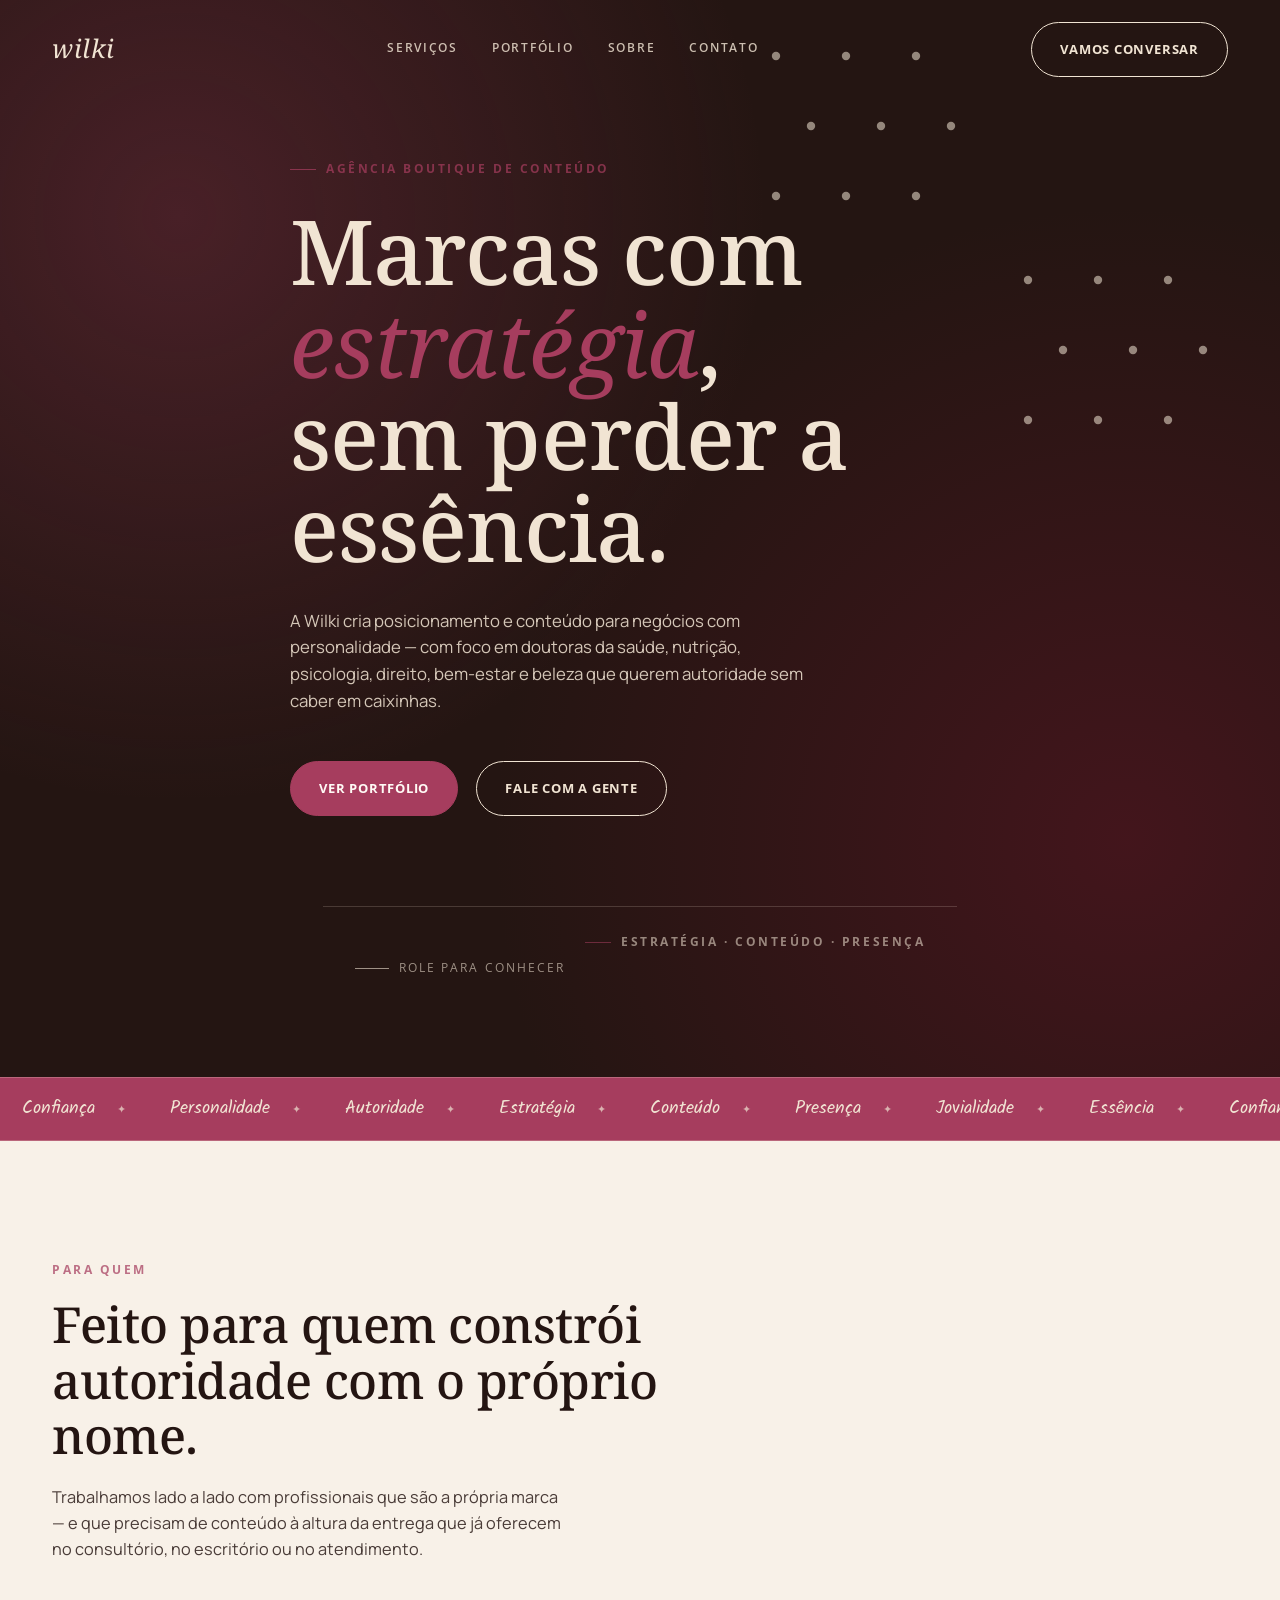
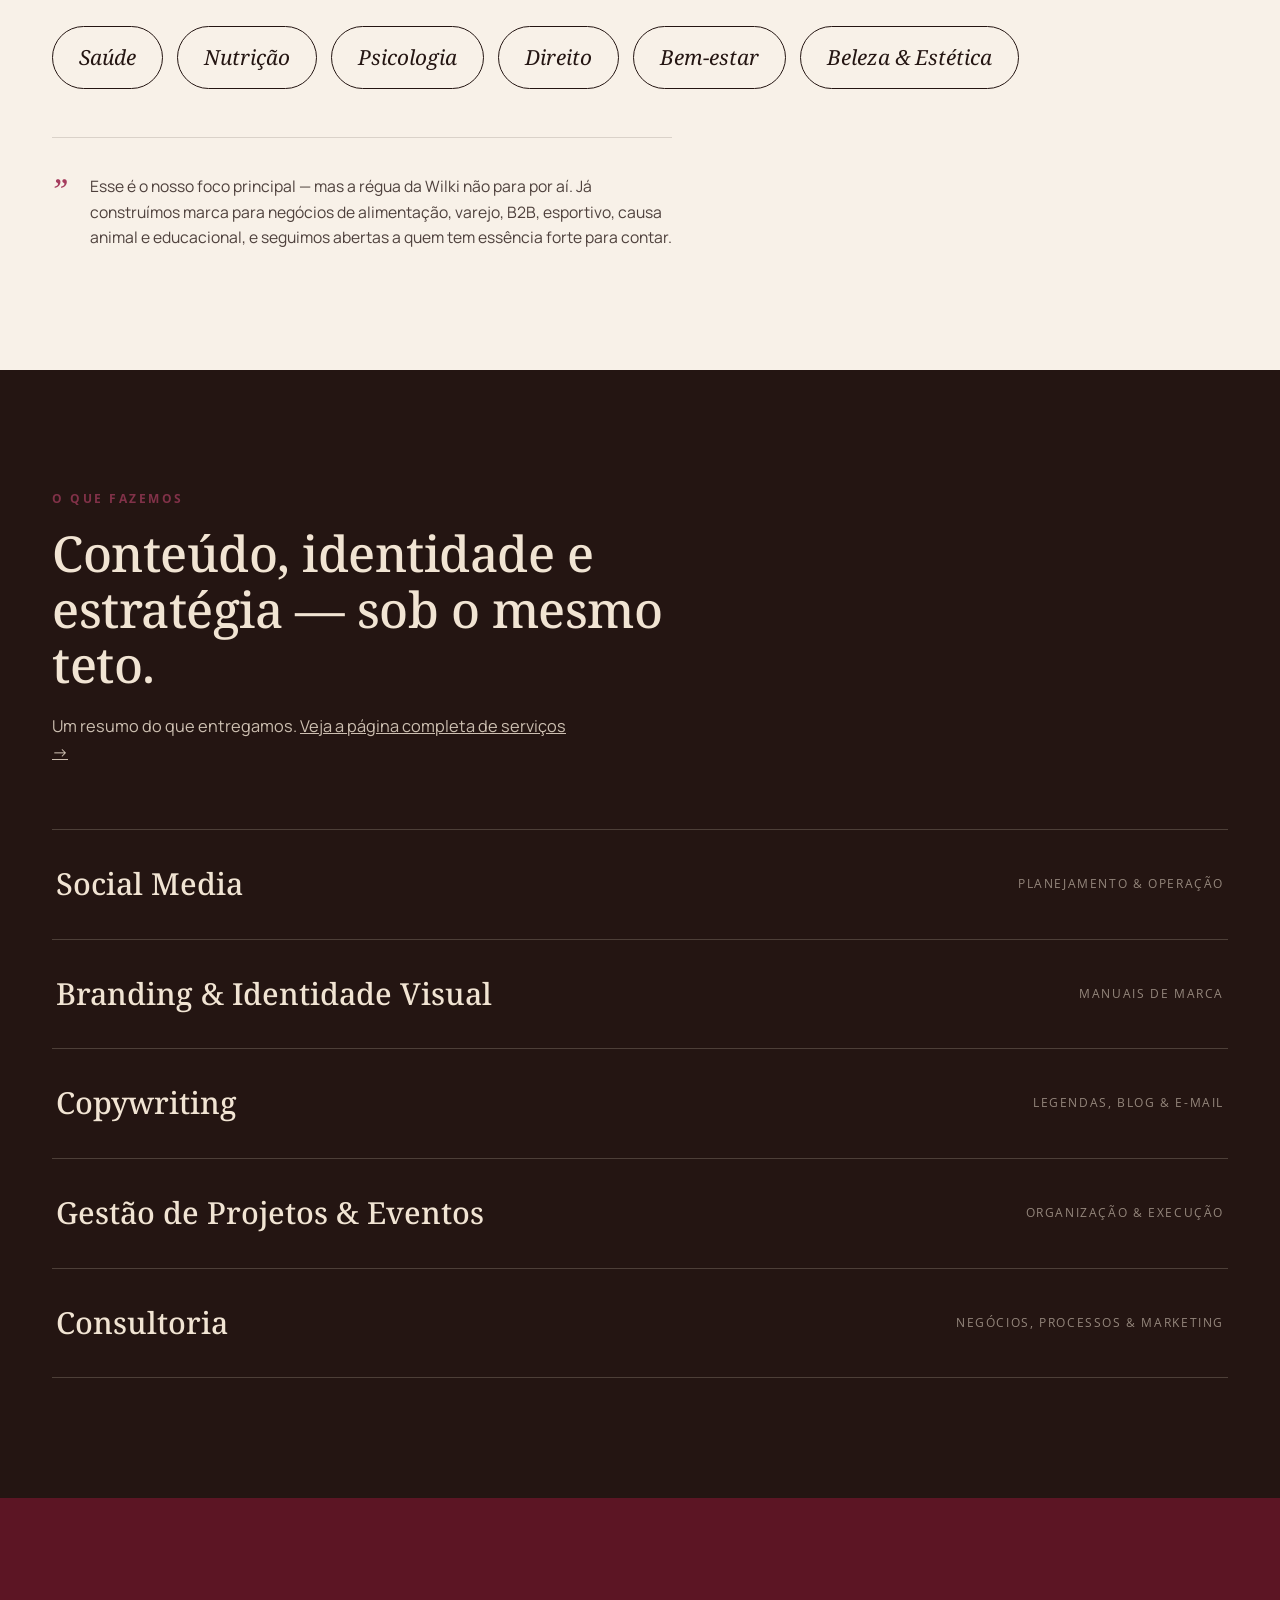
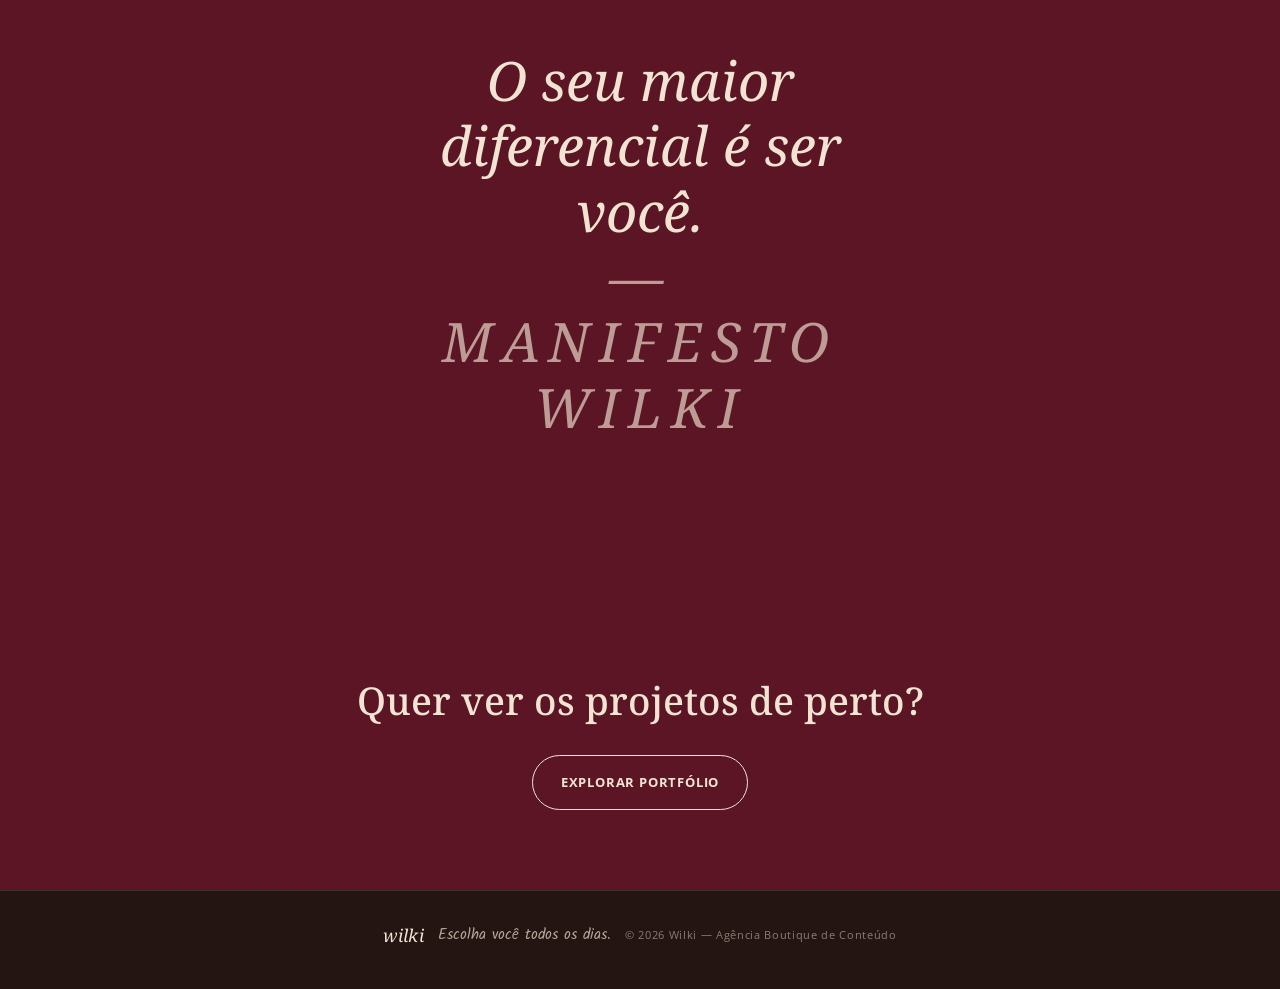
<file: index.html>
<!DOCTYPE html>
<html lang="pt-BR">
<head>
<meta charset="UTF-8">
<meta name="viewport" content="width=device-width, initial-scale=1.0">
<title>Wilki — Agência Boutique de Conteúdo</title>
<link rel="preconnect" href="https://fonts.googleapis.com">
<link rel="preconnect" href="https://fonts.gstatic.com" crossorigin>
<link href="https://fonts.googleapis.com/css2?family=Noto+Serif:ital,wght@0,400;0,500;0,600;0,700;1,400;1,500&family=Manrope:wght@400;500;600;700;800&family=Kalam:wght@400;700&family=Open+Sans:wght@400;600;700&display=swap" rel="stylesheet">
<link rel="stylesheet" href="styles.css">
</head>
<body>

<header id="siteHeader">
  <div class="wrap navbar">
    <a href="index.html" class="logo">wilki</a>
    <nav class="navlinks">
      <a href="servicos.html">Serviços</a>
      <a href="portfolio.html">Portfólio</a>
      <a href="sobre.html">Sobre</a>
      <a href="contato.html">Contato</a>
    </nav>
    <a href="contato.html" class="btn btn-ghost nav-cta">Vamos conversar</a>
  </div>
</header>

<section class="hero" id="top">
  <svg class="chess-dots" viewBox="0 0 400 400" xmlns="http://www.w3.org/2000/svg">
    <g fill="#f1e4d3">
      <circle cx="40" cy="40" r="3"/><circle cx="90" cy="40" r="3"/><circle cx="140" cy="40" r="3"/>
      <circle cx="65" cy="90" r="3"/><circle cx="115" cy="90" r="3"/><circle cx="165" cy="90" r="3"/>
      <circle cx="40" cy="140" r="3"/><circle cx="90" cy="140" r="3"/><circle cx="140" cy="140" r="3"/>
      <circle cx="220" cy="200" r="3"/><circle cx="270" cy="200" r="3"/><circle cx="320" cy="200" r="3"/>
      <circle cx="245" cy="250" r="3"/><circle cx="295" cy="250" r="3"/><circle cx="345" cy="250" r="3"/>
      <circle cx="220" cy="300" r="3"/><circle cx="270" cy="300" r="3"/><circle cx="320" cy="300" r="3"/>
    </g>
  </svg>
  <div class="wrap hero-inner">
    <p class="eyebrow">Agência boutique de conteúdo</p>
    <h1 class="display">Marcas com <em>estratégia</em>,<br>sem perder a essência.</h1>
    <p class="hero-sub">A Wilki cria posicionamento e conteúdo para negócios com personalidade — com foco em doutoras da saúde, nutrição, psicologia, direito, bem-estar e beleza que querem autoridade sem caber em caixinhas.</p>
    <div class="hero-ctas">
      <a href="portfolio.html" class="btn btn-solid">Ver portfólio</a>
      <a href="contato.html" class="btn btn-ghost">Fale com a gente</a>
    </div>
  </div>
  <div class="wrap hero-foot">
    <span class="scroll-cue"><span class="line"></span> role para conhecer</span>
    <span class="eyebrow" style="color:var(--cream);opacity:.55;">Estratégia · Conteúdo · Presença</span>
  </div>
</section>

<div class="marquee" aria-hidden="true">
  <div class="marquee-track">
    <span>Confiança</span><span>Personalidade</span><span>Autoridade</span><span>Estratégia</span><span>Conteúdo</span><span>Presença</span><span>Jovialidade</span><span>Essência</span>
    <span>Confiança</span><span>Personalidade</span><span>Autoridade</span><span>Estratégia</span><span>Conteúdo</span><span>Presença</span><span>Jovialidade</span><span>Essência</span>
  </div>
</div>

<section class="audience" id="doutoras">
  <div class="wrap">
    <div class="section-head" data-reveal>
      <p class="eyebrow">Para quem</p>
      <h2 class="h-serif">Feito para quem constrói autoridade com o próprio nome.</h2>
      <p class="lede">Trabalhamos lado a lado com profissionais que são a própria marca — e que precisam de conteúdo à altura da entrega que já oferecem no consultório, no escritório ou no atendimento.</p>
    </div>
    <div class="tags" data-reveal>
      <span class="tag">Saúde</span>
      <span class="tag">Nutrição</span>
      <span class="tag">Psicologia</span>
      <span class="tag">Direito</span>
      <span class="tag">Bem-estar</span>
      <span class="tag">Beleza & Estética</span>
    </div>
    <div class="audience-note" data-reveal>
      <span class="mark">”</span>
      <p>Esse é o nosso foco principal — mas a régua da Wilki não para por aí. Já construímos marca para negócios de alimentação, varejo, B2B, esportivo, causa animal e educacional, e seguimos abertas a quem tem essência forte para contar.</p>
    </div>
  </div>
</section>

<section class="services" id="servicos">
  <div class="wrap">
    <div class="section-head" data-reveal>
      <p class="eyebrow" style="color:var(--rose);">O que fazemos</p>
      <h2 class="h-serif">Conteúdo, identidade e estratégia — sob o mesmo teto.</h2>
      <p class="lede">Um resumo do que entregamos. <a href="servicos.html" style="text-decoration:underline;">Veja a página completa de serviços →</a></p>
    </div>
    <div class="service-list" data-reveal>
      <div class="service-row"><span class="service-name">Social Media</span><span class="service-tag">Planejamento & operação</span></div>
      <div class="service-row"><span class="service-name">Branding & Identidade Visual</span><span class="service-tag">Manuais de marca</span></div>
      <div class="service-row"><span class="service-name">Copywriting</span><span class="service-tag">Legendas, blog & e-mail</span></div>
      <div class="service-row"><span class="service-name">Gestão de Projetos & Eventos</span><span class="service-tag">Organização & execução</span></div>
      <div class="service-row"><span class="service-name">Consultoria</span><span class="service-tag">Negócios, processos & marketing</span></div>
    </div>
  </div>
</section>

<section class="quote-section">
  <div class="wrap">
    <p data-reveal>O seu maior diferencial é ser você.</p>
    <p class="quote-attr">— manifesto Wilki</p>
  </div>
</section>

<section class="mini-cta">
  <div class="wrap">
    <h3>Quer ver os projetos de perto?</h3>
    <a href="portfolio.html" class="btn btn-ghost">Explorar portfólio</a>
  </div>
</section>

<footer>
  <div class="wrap" style="display:flex;justify-content:space-between;align-items:center;flex-wrap:wrap;gap:14px;">
    <span class="logo">wilki</span>
    <span class="tagline">Escolha você todos os dias.</span>
    <span class="rights">© 2026 Wilki — Agência Boutique de Conteúdo</span>
  </div>
</footer>

<script src="script.js"></script>
</body>
</html>
</file>
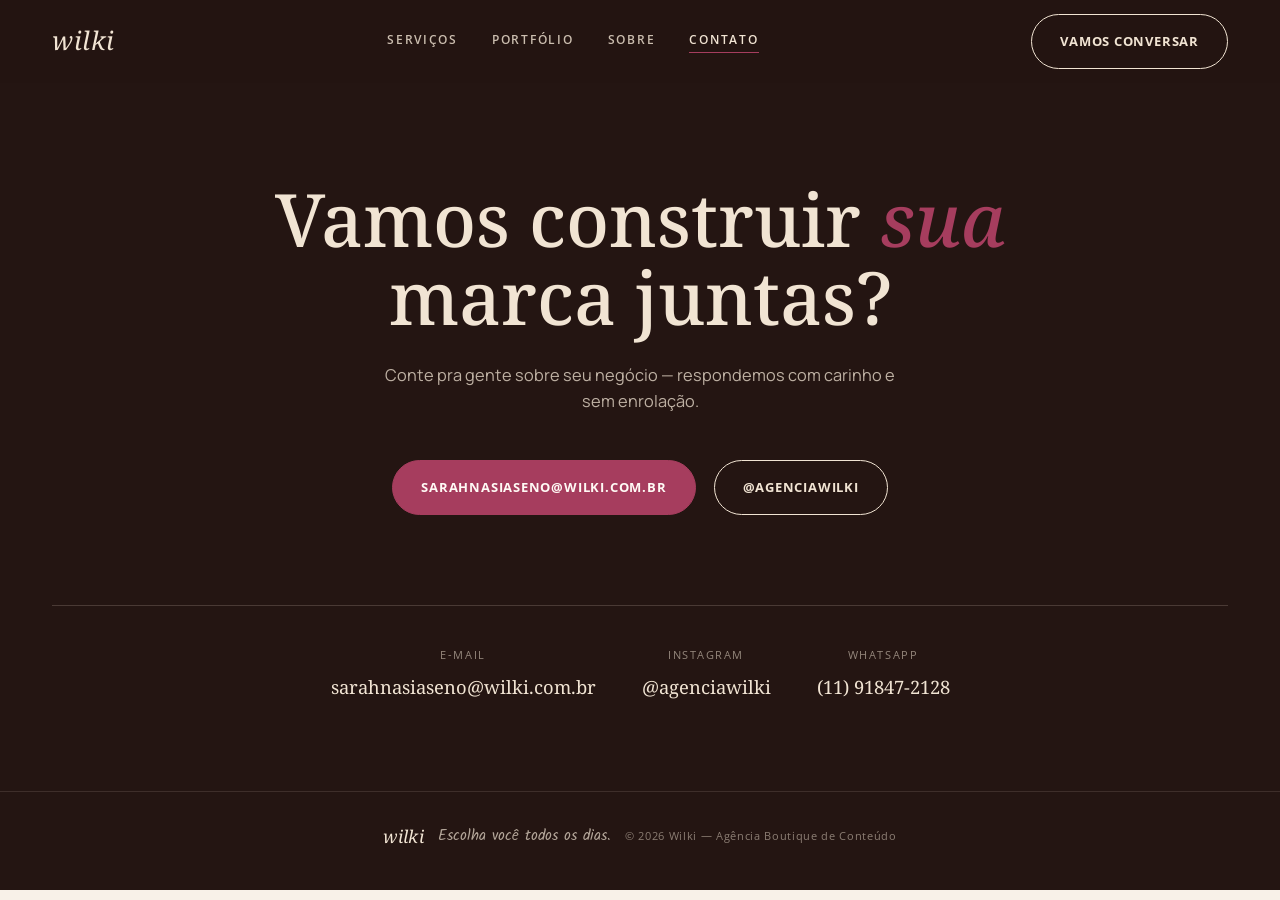
<file: contato.html>
<!DOCTYPE html>
<html lang="pt-BR">
<head>
<meta charset="UTF-8">
<meta name="viewport" content="width=device-width, initial-scale=1.0">
<title>Contato — Wilki</title>
<link rel="preconnect" href="https://fonts.googleapis.com">
<link rel="preconnect" href="https://fonts.gstatic.com" crossorigin>
<link href="https://fonts.googleapis.com/css2?family=Noto+Serif:ital,wght@0,400;0,500;0,600;0,700;1,400;1,500&family=Manrope:wght@400;500;600;700;800&family=Kalam:wght@400;700&family=Open+Sans:wght@400;600;700&display=swap" rel="stylesheet">
<link rel="stylesheet" href="styles.css">
</head>
<body>

<header id="siteHeader" class="scrolled">
  <div class="wrap navbar">
    <a href="index.html" class="logo">wilki</a>
    <nav class="navlinks">
      <a href="servicos.html">Serviços</a>
      <a href="portfolio.html">Portfólio</a>
      <a href="sobre.html">Sobre</a>
      <a href="contato.html" class="active">Contato</a>
    </nav>
    <a href="contato.html" class="btn btn-ghost nav-cta">Vamos conversar</a>
  </div>
</header>

<section class="cta-section" id="contato" style="padding-top:180px;">
  <div class="wrap">
    <h2 data-reveal>Vamos construir <em>sua</em><br>marca juntas?</h2>
    <p class="lede">Conte pra gente sobre seu negócio — respondemos com carinho e sem enrolação.</p>
    <div class="cta-buttons">
      <a href="mailto:sarahnasiaseno@wilki.com.br" class="btn btn-solid">sarahnasiaseno@wilki.com.br</a>
      <a href="https://instagram.com/agenciawilki" class="btn btn-ghost">@agenciawilki</a>
    </div>
    <div class="contact-strip">
      <div>
        <div class="clabel">E-mail</div>
        <a href="mailto:sarahnasiaseno@wilki.com.br">sarahnasiaseno@wilki.com.br</a>
      </div>
      <div>
        <div class="clabel">Instagram</div>
        <a href="https://instagram.com/agenciawilki">@agenciawilki</a>
      </div>
      <div>
        <div class="clabel">WhatsApp</div>
        <a href="https://wa.me/5511918472128">(11) 91847-2128</a>
      </div>
    </div>
  </div>
</section>

<footer>
  <div class="wrap" style="display:flex;justify-content:space-between;align-items:center;flex-wrap:wrap;gap:14px;">
    <span class="logo">wilki</span>
    <span class="tagline">Escolha você todos os dias.</span>
    <span class="rights">© 2026 Wilki — Agência Boutique de Conteúdo</span>
  </div>
</footer>

<script src="script.js"></script>
</body>
</html>
</file>
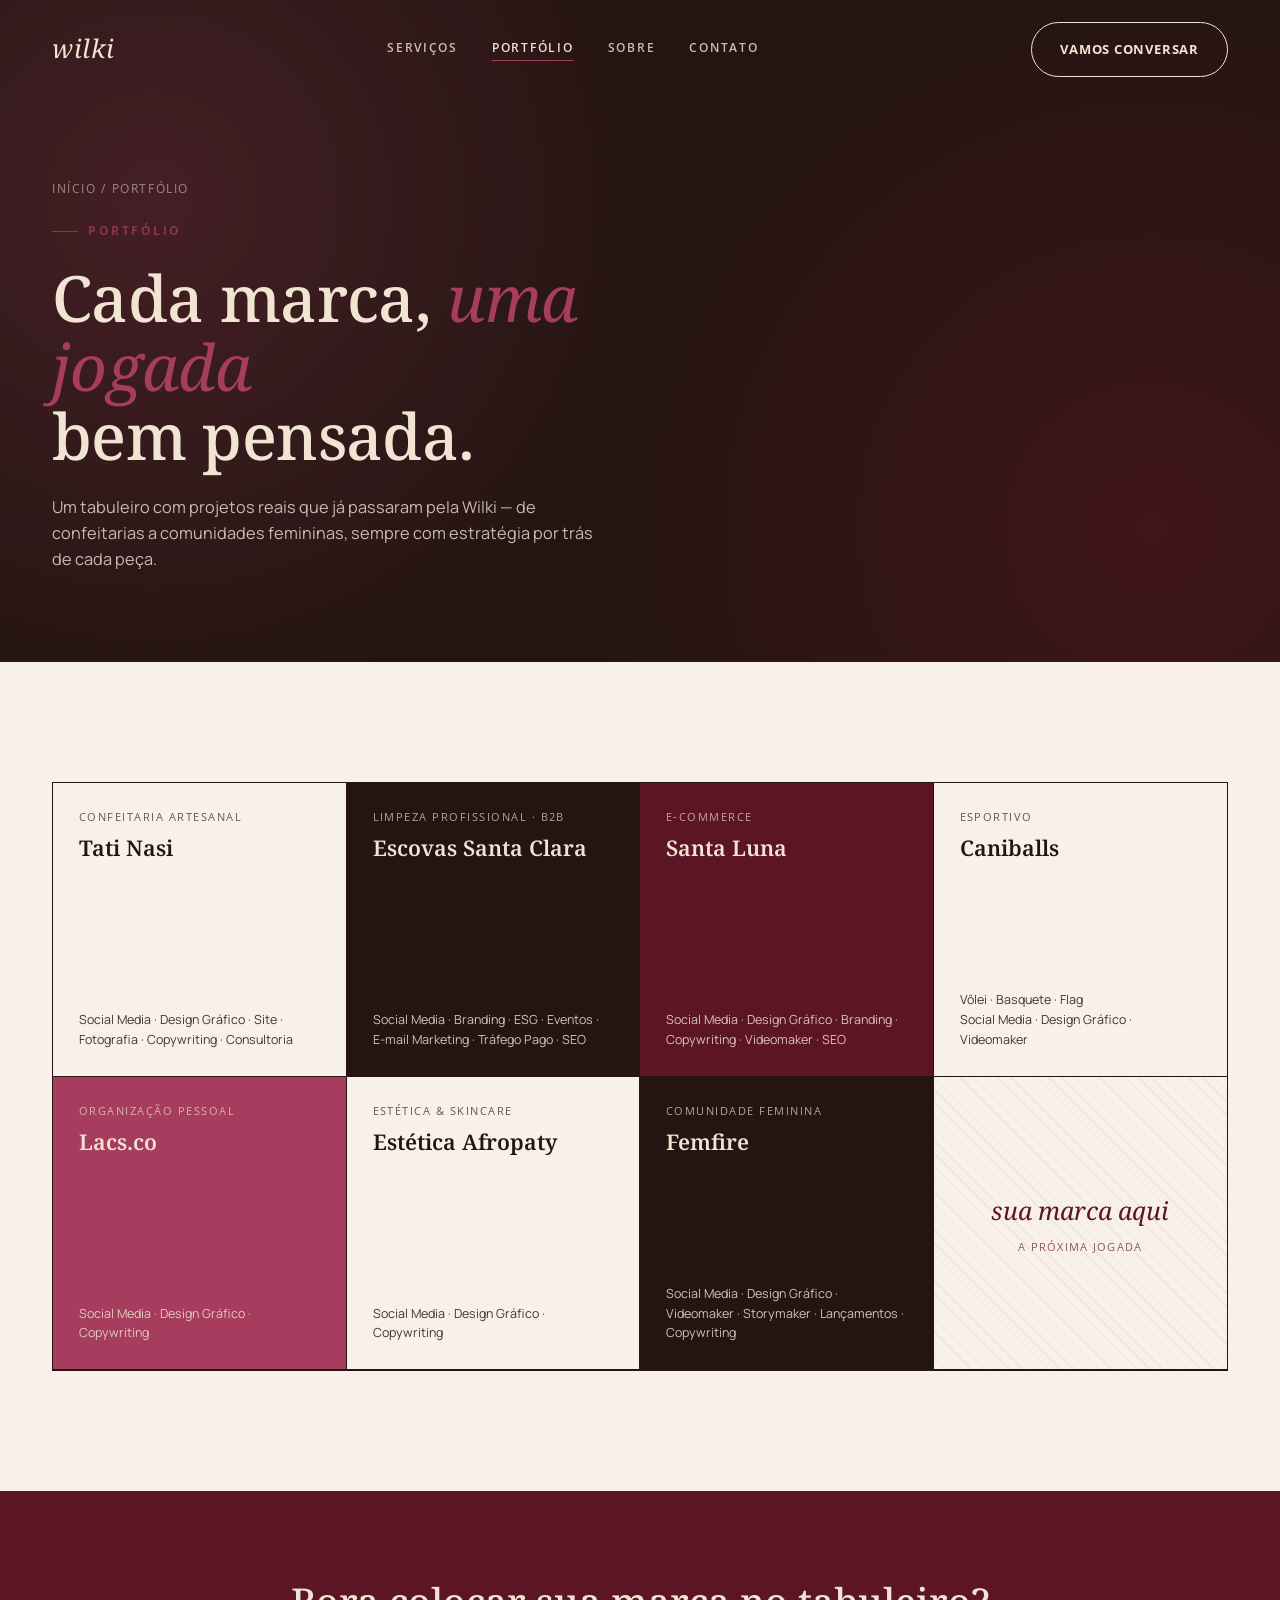
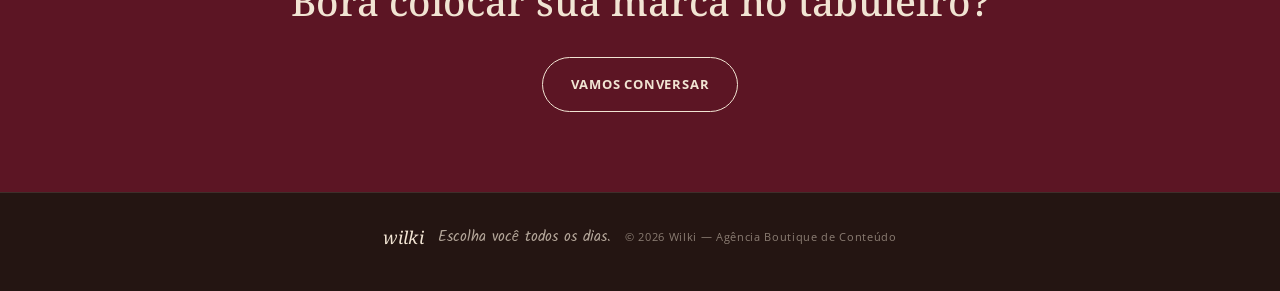
<file: portfolio.html>
<!DOCTYPE html>
<html lang="pt-BR">
<head>
<meta charset="UTF-8">
<meta name="viewport" content="width=device-width, initial-scale=1.0">
<title>Portfólio — Wilki</title>
<link rel="preconnect" href="https://fonts.googleapis.com">
<link rel="preconnect" href="https://fonts.gstatic.com" crossorigin>
<link href="https://fonts.googleapis.com/css2?family=Noto+Serif:ital,wght@0,400;0,500;0,600;0,700;1,400;1,500&family=Manrope:wght@400;500;600;700;800&family=Kalam:wght@400;700&family=Open+Sans:wght@400;600;700&display=swap" rel="stylesheet">
<link rel="stylesheet" href="styles.css">
</head>
<body>

<header id="siteHeader" class="scrolled">
  <div class="wrap navbar">
    <a href="index.html" class="logo">wilki</a>
    <nav class="navlinks">
      <a href="servicos.html">Serviços</a>
      <a href="portfolio.html" class="active">Portfólio</a>
      <a href="sobre.html">Sobre</a>
      <a href="contato.html">Contato</a>
    </nav>
    <a href="contato.html" class="btn btn-ghost nav-cta">Vamos conversar</a>
  </div>
</header>

<section class="page-hero">
  <div class="wrap">
    <p class="breadcrumb"><a href="index.html">Início</a> / Portfólio</p>
    <p class="eyebrow">Portfólio</p>
    <h1>Cada marca, <em>uma jogada</em><br>bem pensada.</h1>
    <p class="lede">Um tabuleiro com projetos reais que já passaram pela Wilki — de confeitarias a comunidades femininas, sempre com estratégia por trás de cada peça.</p>
  </div>
</section>

<section class="portfolio">
  <div class="wrap">
    <div class="board" data-reveal>
      <div class="cell light">
        <div><div class="cat">Confeitaria artesanal</div><h3>Tati Nasi</h3></div>
        <div class="services-list">Social Media · Design Gráfico · Site · Fotografia · Copywriting · Consultoria</div>
      </div>
      <div class="cell dark">
        <div><div class="cat">Limpeza profissional · B2B</div><h3>Escovas Santa Clara</h3></div>
        <div class="services-list">Social Media · Branding · ESG · Eventos · E-mail Marketing · Tráfego Pago · SEO</div>
      </div>
      <div class="cell wine">
        <div><div class="cat">E-commerce</div><h3>Santa Luna</h3></div>
        <div class="services-list">Social Media · Design Gráfico · Branding · Copywriting · Videomaker · SEO</div>
      </div>
      <div class="cell light">
        <div><div class="cat">Esportivo</div><h3>Caniballs</h3></div>
        <div class="services-list">Vôlei · Basquete · Flag<br>Social Media · Design Gráfico · Videomaker</div>
      </div>

      <div class="cell rose">
        <div><div class="cat">Organização pessoal</div><h3>Lacs.co</h3></div>
        <div class="services-list">Social Media · Design Gráfico · Copywriting</div>
      </div>
      <div class="cell light">
        <div><div class="cat">Estética & skincare</div><h3>Estética Afropaty</h3></div>
        <div class="services-list">Social Media · Design Gráfico · Copywriting</div>
      </div>
      <div class="cell dark">
        <div><div class="cat">Comunidade feminina</div><h3>Femfire</h3></div>
        <div class="services-list">Social Media · Design Gráfico · Videomaker · Storymaker · Lançamentos · Copywriting</div>
      </div>
      <div class="cell open">
        <div>
          <div class="plus">sua marca aqui</div>
          <small>a próxima jogada</small>
        </div>
      </div>
    </div>
  </div>
</section>

<section class="mini-cta">
  <div class="wrap">
    <h3>Bora colocar sua marca no tabuleiro?</h3>
    <a href="contato.html" class="btn btn-ghost">Vamos conversar</a>
  </div>
</section>

<footer>
  <div class="wrap" style="display:flex;justify-content:space-between;align-items:center;flex-wrap:wrap;gap:14px;">
    <span class="logo">wilki</span>
    <span class="tagline">Escolha você todos os dias.</span>
    <span class="rights">© 2026 Wilki — Agência Boutique de Conteúdo</span>
  </div>
</footer>

<script src="script.js"></script>
</body>
</html>
</file>
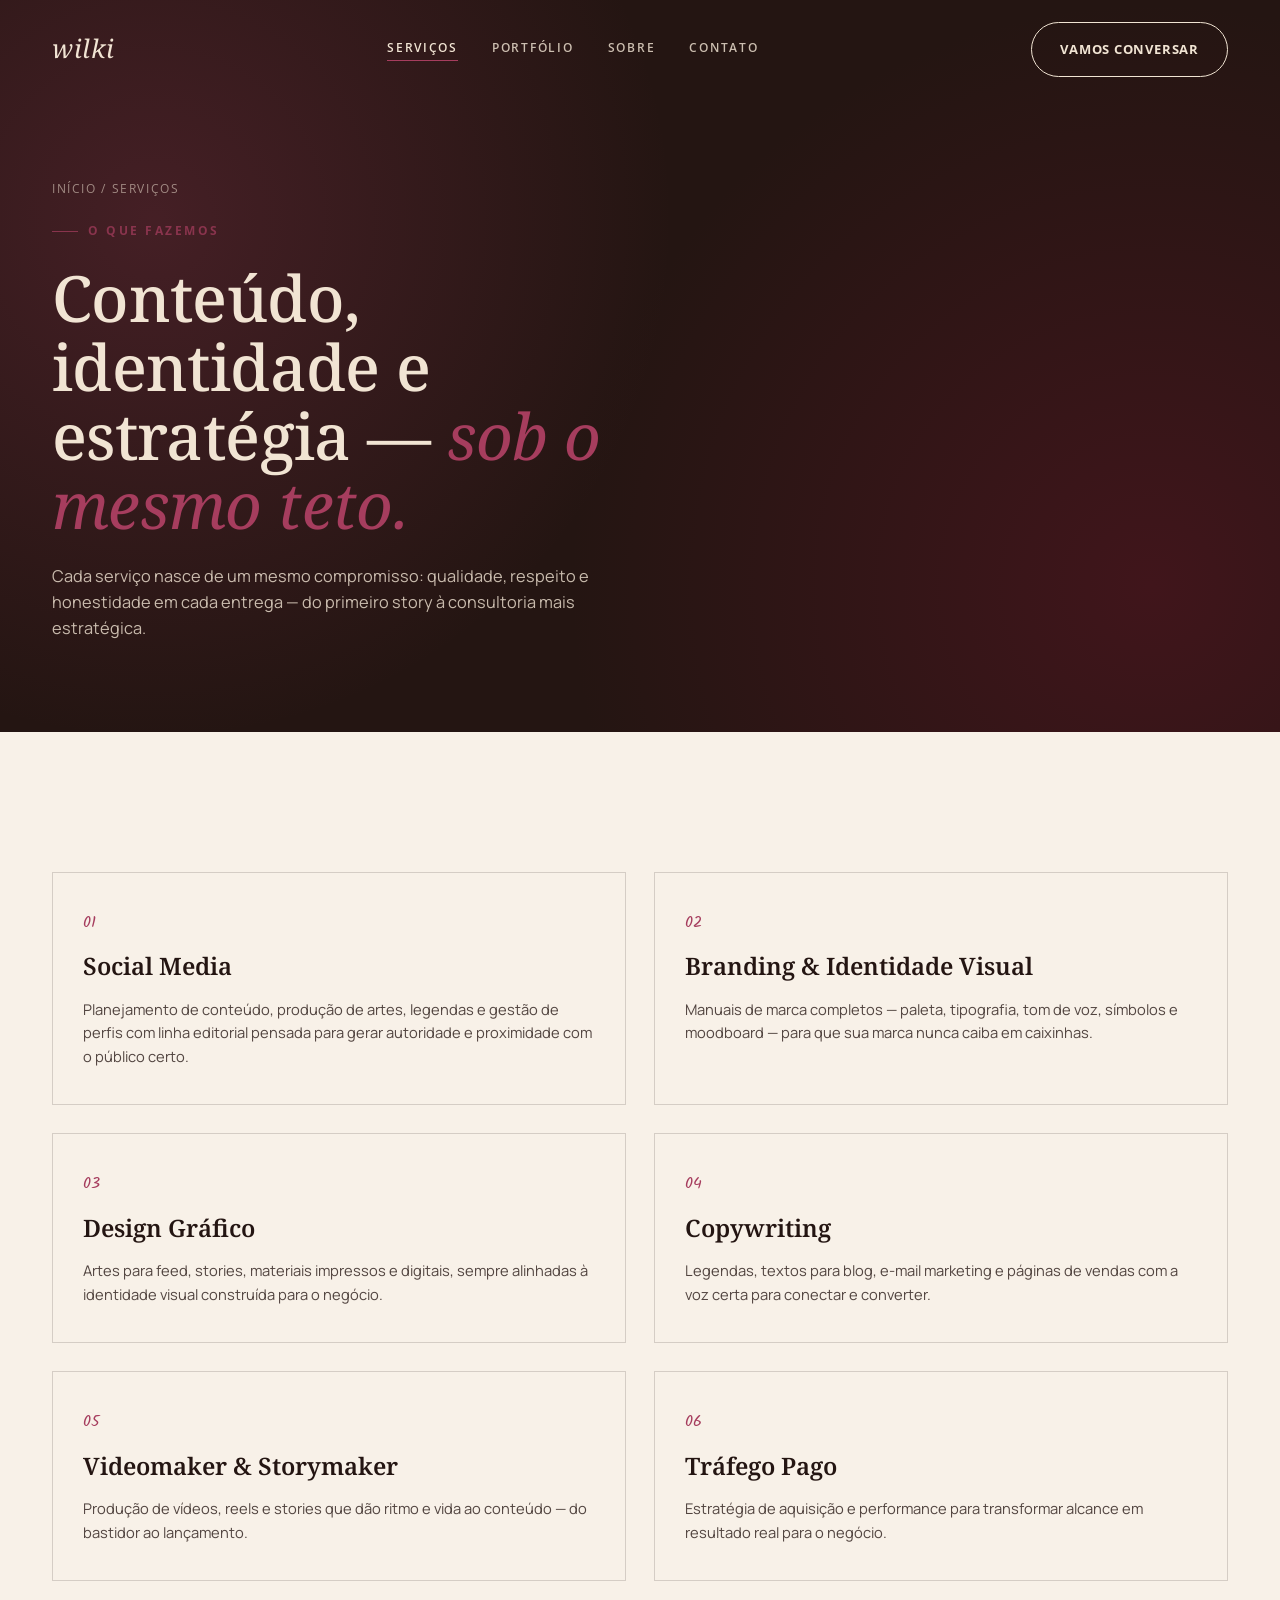
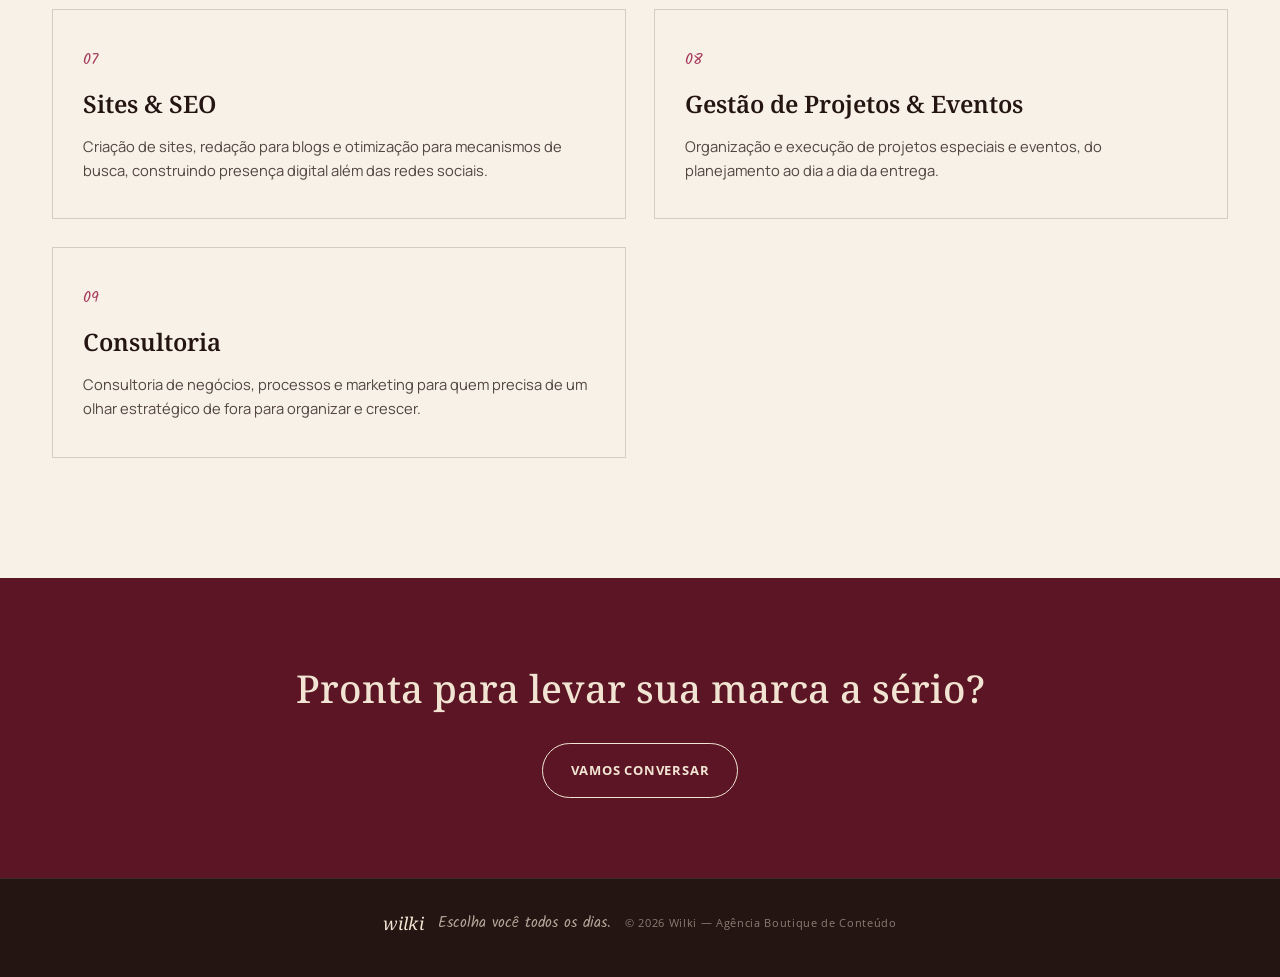
<file: servicos.html>
<!DOCTYPE html>
<html lang="pt-BR">
<head>
<meta charset="UTF-8">
<meta name="viewport" content="width=device-width, initial-scale=1.0">
<title>Serviços — Wilki</title>
<link rel="preconnect" href="https://fonts.googleapis.com">
<link rel="preconnect" href="https://fonts.gstatic.com" crossorigin>
<link href="https://fonts.googleapis.com/css2?family=Noto+Serif:ital,wght@0,400;0,500;0,600;0,700;1,400;1,500&family=Manrope:wght@400;500;600;700;800&family=Kalam:wght@400;700&family=Open+Sans:wght@400;600;700&display=swap" rel="stylesheet">
<link rel="stylesheet" href="styles.css">
</head>
<body>

<header id="siteHeader" class="scrolled">
  <div class="wrap navbar">
    <a href="index.html" class="logo">wilki</a>
    <nav class="navlinks">
      <a href="servicos.html" class="active">Serviços</a>
      <a href="portfolio.html">Portfólio</a>
      <a href="sobre.html">Sobre</a>
      <a href="contato.html">Contato</a>
    </nav>
    <a href="contato.html" class="btn btn-ghost nav-cta">Vamos conversar</a>
  </div>
</header>

<section class="page-hero">
  <div class="wrap">
    <p class="breadcrumb"><a href="index.html">Início</a> / Serviços</p>
    <p class="eyebrow">O que fazemos</p>
    <h1>Conteúdo, identidade e estratégia — <em>sob o mesmo teto.</em></h1>
    <p class="lede">Cada serviço nasce de um mesmo compromisso: qualidade, respeito e honestidade em cada entrega — do primeiro story à consultoria mais estratégica.</p>
  </div>
</section>

<section class="audience">
  <div class="wrap">
    <div class="service-detail" data-reveal>
      <div class="service-card">
        <span class="snum">01</span>
        <h3>Social Media</h3>
        <p>Planejamento de conteúdo, produção de artes, legendas e gestão de perfis com linha editorial pensada para gerar autoridade e proximidade com o público certo.</p>
      </div>
      <div class="service-card">
        <span class="snum">02</span>
        <h3>Branding & Identidade Visual</h3>
        <p>Manuais de marca completos — paleta, tipografia, tom de voz, símbolos e moodboard — para que sua marca nunca caiba em caixinhas.</p>
      </div>
      <div class="service-card">
        <span class="snum">03</span>
        <h3>Design Gráfico</h3>
        <p>Artes para feed, stories, materiais impressos e digitais, sempre alinhadas à identidade visual construída para o negócio.</p>
      </div>
      <div class="service-card">
        <span class="snum">04</span>
        <h3>Copywriting</h3>
        <p>Legendas, textos para blog, e-mail marketing e páginas de vendas com a voz certa para conectar e converter.</p>
      </div>
      <div class="service-card">
        <span class="snum">05</span>
        <h3>Videomaker & Storymaker</h3>
        <p>Produção de vídeos, reels e stories que dão ritmo e vida ao conteúdo — do bastidor ao lançamento.</p>
      </div>
      <div class="service-card">
        <span class="snum">06</span>
        <h3>Tráfego Pago</h3>
        <p>Estratégia de aquisição e performance para transformar alcance em resultado real para o negócio.</p>
      </div>
      <div class="service-card">
        <span class="snum">07</span>
        <h3>Sites & SEO</h3>
        <p>Criação de sites, redação para blogs e otimização para mecanismos de busca, construindo presença digital além das redes sociais.</p>
      </div>
      <div class="service-card">
        <span class="snum">08</span>
        <h3>Gestão de Projetos & Eventos</h3>
        <p>Organização e execução de projetos especiais e eventos, do planejamento ao dia a dia da entrega.</p>
      </div>
      <div class="service-card">
        <span class="snum">09</span>
        <h3>Consultoria</h3>
        <p>Consultoria de negócios, processos e marketing para quem precisa de um olhar estratégico de fora para organizar e crescer.</p>
      </div>
    </div>
  </div>
</section>

<section class="mini-cta">
  <div class="wrap">
    <h3>Pronta para levar sua marca a sério?</h3>
    <a href="contato.html" class="btn btn-ghost">Vamos conversar</a>
  </div>
</section>

<footer>
  <div class="wrap" style="display:flex;justify-content:space-between;align-items:center;flex-wrap:wrap;gap:14px;">
    <span class="logo">wilki</span>
    <span class="tagline">Escolha você todos os dias.</span>
    <span class="rights">© 2026 Wilki — Agência Boutique de Conteúdo</span>
  </div>
</footer>

<script src="script.js"></script>
</body>
</html>
</file>
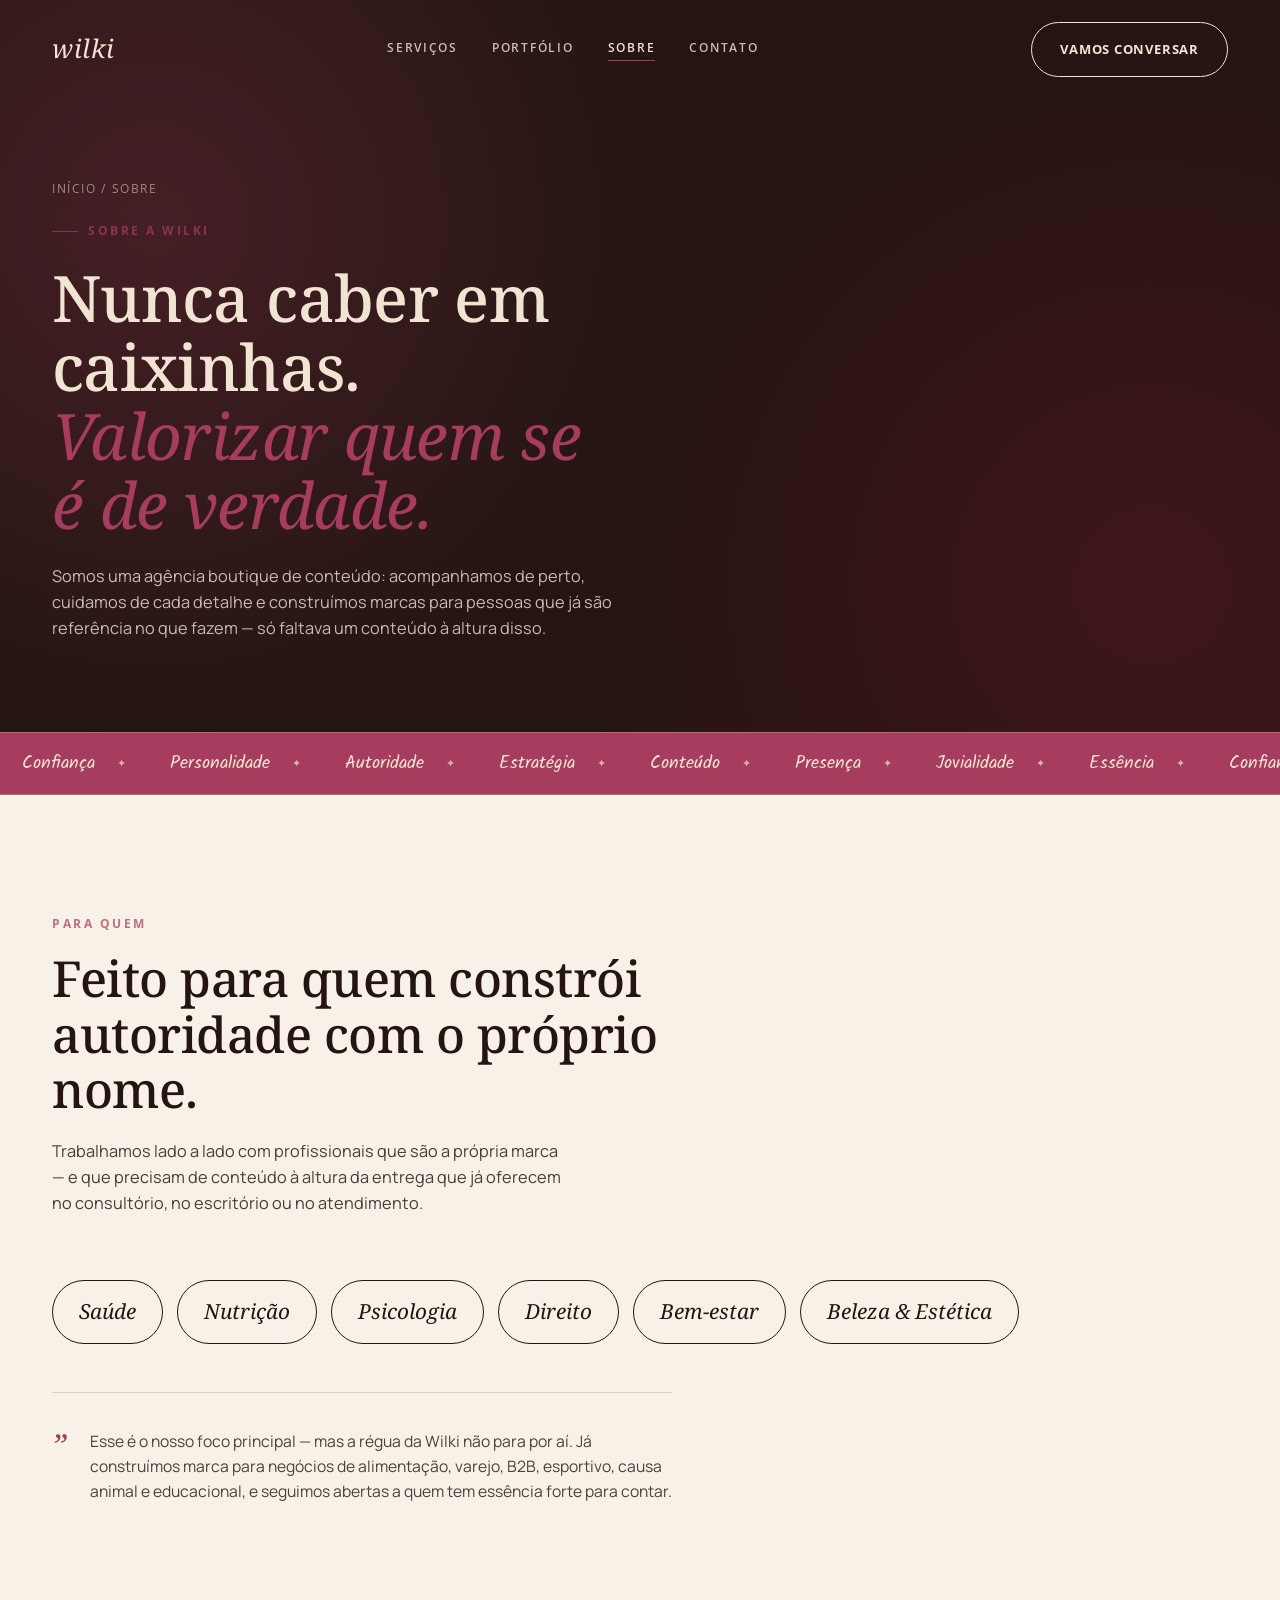
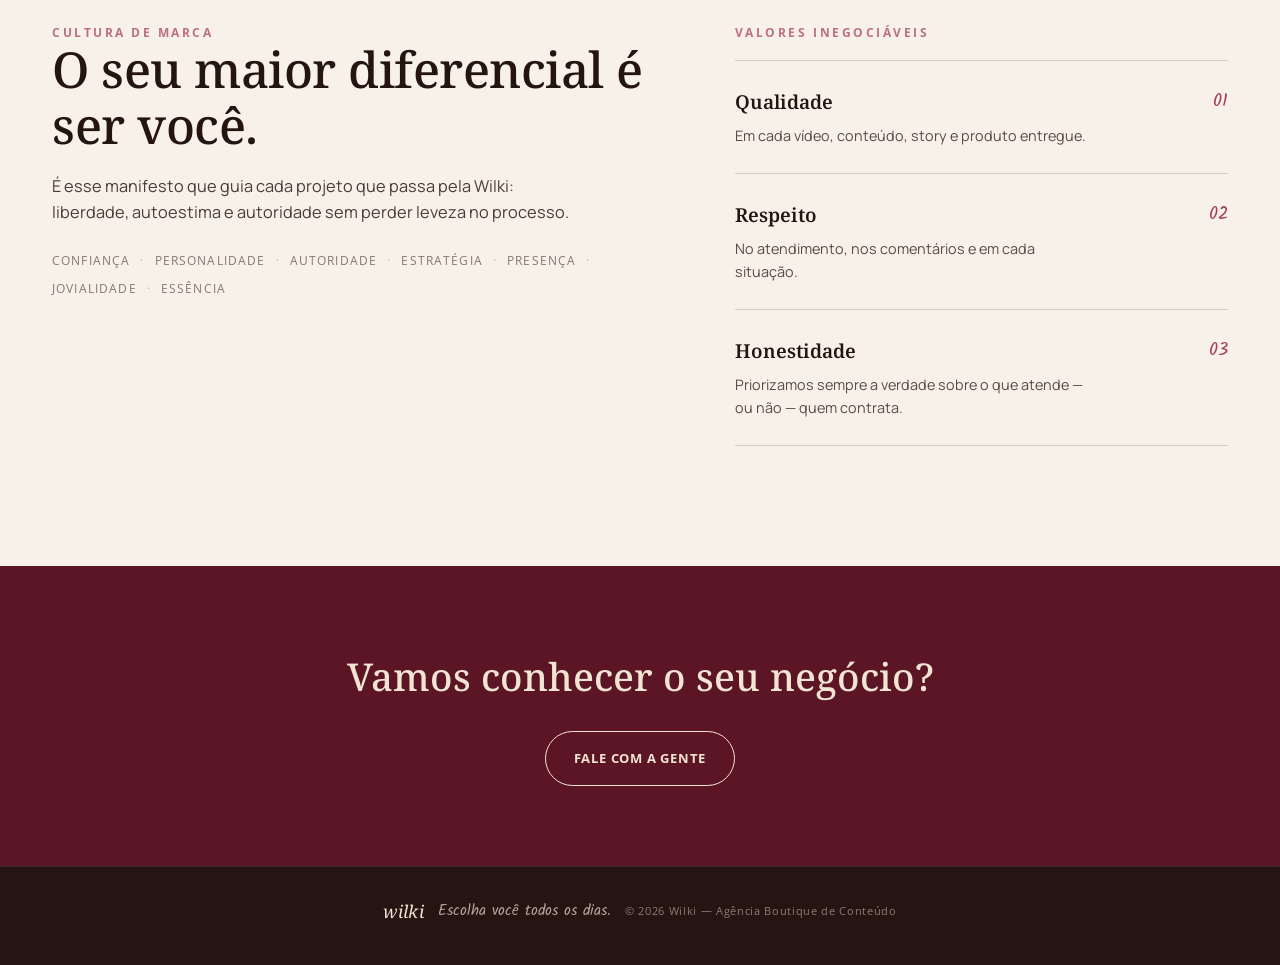
<file: sobre.html>
<!DOCTYPE html>
<html lang="pt-BR">
<head>
<meta charset="UTF-8">
<meta name="viewport" content="width=device-width, initial-scale=1.0">
<title>Sobre — Wilki</title>
<link rel="preconnect" href="https://fonts.googleapis.com">
<link rel="preconnect" href="https://fonts.gstatic.com" crossorigin>
<link href="https://fonts.googleapis.com/css2?family=Noto+Serif:ital,wght@0,400;0,500;0,600;0,700;1,400;1,500&family=Manrope:wght@400;500;600;700;800&family=Kalam:wght@400;700&family=Open+Sans:wght@400;600;700&display=swap" rel="stylesheet">
<link rel="stylesheet" href="styles.css">
</head>
<body>

<header id="siteHeader" class="scrolled">
  <div class="wrap navbar">
    <a href="index.html" class="logo">wilki</a>
    <nav class="navlinks">
      <a href="servicos.html">Serviços</a>
      <a href="portfolio.html">Portfólio</a>
      <a href="sobre.html" class="active">Sobre</a>
      <a href="contato.html">Contato</a>
    </nav>
    <a href="contato.html" class="btn btn-ghost nav-cta">Vamos conversar</a>
  </div>
</header>

<section class="page-hero">
  <div class="wrap">
    <p class="breadcrumb"><a href="index.html">Início</a> / Sobre</p>
    <p class="eyebrow">Sobre a Wilki</p>
    <h1>Nunca caber em caixinhas.<br><em>Valorizar quem se é de verdade.</em></h1>
    <p class="lede">Somos uma agência boutique de conteúdo: acompanhamos de perto, cuidamos de cada detalhe e construímos marcas para pessoas que já são referência no que fazem — só faltava um conteúdo à altura disso.</p>
  </div>
</section>

<div class="marquee" aria-hidden="true">
  <div class="marquee-track">
    <span>Confiança</span><span>Personalidade</span><span>Autoridade</span><span>Estratégia</span><span>Conteúdo</span><span>Presença</span><span>Jovialidade</span><span>Essência</span>
    <span>Confiança</span><span>Personalidade</span><span>Autoridade</span><span>Estratégia</span><span>Conteúdo</span><span>Presença</span><span>Jovialidade</span><span>Essência</span>
  </div>
</div>

<section class="audience">
  <div class="wrap">
    <div class="section-head" data-reveal>
      <p class="eyebrow">Para quem</p>
      <h2 class="h-serif">Feito para quem constrói autoridade com o próprio nome.</h2>
      <p class="lede">Trabalhamos lado a lado com profissionais que são a própria marca — e que precisam de conteúdo à altura da entrega que já oferecem no consultório, no escritório ou no atendimento.</p>
    </div>
    <div class="tags" data-reveal>
      <span class="tag">Saúde</span>
      <span class="tag">Nutrição</span>
      <span class="tag">Psicologia</span>
      <span class="tag">Direito</span>
      <span class="tag">Bem-estar</span>
      <span class="tag">Beleza & Estética</span>
    </div>
    <div class="audience-note" data-reveal>
      <span class="mark">”</span>
      <p>Esse é o nosso foco principal — mas a régua da Wilki não para por aí. Já construímos marca para negócios de alimentação, varejo, B2B, esportivo, causa animal e educacional, e seguimos abertas a quem tem essência forte para contar.</p>
    </div>
  </div>
</section>

<section class="about" style="padding-top:0;">
  <div class="wrap about-grid">
    <div data-reveal>
      <p class="eyebrow" style="color:var(--rose);">Cultura de marca</p>
      <h2 class="h-serif">O seu maior diferencial é ser você.</h2>
      <p class="lede">É esse manifesto que guia cada projeto que passa pela Wilki: liberdade, autoestima e autoridade sem perder leveza no processo.</p>
      <div class="keywords">
        <span>Confiança</span><span>Personalidade</span><span>Autoridade</span><span>Estratégia</span><span>Presença</span><span>Jovialidade</span><span>Essência</span>
      </div>
    </div>
    <div data-reveal>
      <p class="eyebrow" style="color:var(--rose);margin-bottom:18px;">Valores inegociáveis</p>
      <div class="values">
        <div class="value-row">
          <div><h4>Qualidade</h4><p>Em cada vídeo, conteúdo, story e produto entregue.</p></div>
          <span class="vnum">01</span>
        </div>
        <div class="value-row">
          <div><h4>Respeito</h4><p>No atendimento, nos comentários e em cada situação.</p></div>
          <span class="vnum">02</span>
        </div>
        <div class="value-row">
          <div><h4>Honestidade</h4><p>Priorizamos sempre a verdade sobre o que atende — ou não — quem contrata.</p></div>
          <span class="vnum">03</span>
        </div>
      </div>
    </div>
  </div>
</section>

<section class="mini-cta">
  <div class="wrap">
    <h3>Vamos conhecer o seu negócio?</h3>
    <a href="contato.html" class="btn btn-ghost">Fale com a gente</a>
  </div>
</section>

<footer>
  <div class="wrap" style="display:flex;justify-content:space-between;align-items:center;flex-wrap:wrap;gap:14px;">
    <span class="logo">wilki</span>
    <span class="tagline">Escolha você todos os dias.</span>
    <span class="rights">© 2026 Wilki — Agência Boutique de Conteúdo</span>
  </div>
</footer>

<script src="script.js"></script>
</body>
</html>
</file>
<file: styles.css>
:root{
    --ink:#241512;
    --wine:#5c1524;
    --rose:#a63d5e;
    --cream:#f1e4d3;
    --cream-soft:#f8f1e8;
    --white:#fffaf5;
    --serif: 'Noto Serif', serif;
    --script: 'Kalam', cursive;
    --sans: 'Open Sans', sans-serif;
    --body: 'Manrope', sans-serif;
  }
  *{margin:0;padding:0;box-sizing:border-box;}
  html{scroll-behavior:smooth;}
  body{
    background:var(--cream-soft);
    color:var(--ink);
    font-family:var(--body);
    line-height:1.6;
    overflow-x:hidden;
  }
  a{color:inherit;text-decoration:none;}
  img{max-width:100%;display:block;}
  ::selection{background:var(--rose);color:var(--cream);}

  .wrap{max-width:1240px;margin:0 auto;padding:0 32px;}

  /* ---------- utility ---------- */
  .eyebrow{
    font-family:var(--sans);
    text-transform:uppercase;
    letter-spacing:.22em;
    font-size:.72rem;
    font-weight:700;
    opacity:.72;
  }
  .btn{
    display:inline-flex;align-items:center;gap:10px;
    font-family:var(--sans);
    font-weight:700;
    font-size:.82rem;
    letter-spacing:.06em;
    text-transform:uppercase;
    padding:16px 28px;
    border-radius:999px;
    border:1px solid currentColor;
    transition:transform .35s cubic-bezier(.2,.7,.3,1), background .35s, color .35s;
  }
  .btn-solid{background:var(--rose);border-color:var(--rose);color:var(--white);}
  .btn-solid:hover{transform:translateY(-3px);background:var(--cream);color:var(--ink);border-color:var(--cream);}
  .btn-ghost{color:var(--cream);}
  .btn-ghost:hover{transform:translateY(-3px);background:var(--cream);color:var(--ink);}
  .btn-dark{color:var(--ink);}
  .btn-dark:hover{transform:translateY(-3px);background:var(--ink);color:var(--cream);}

  @media (prefers-reduced-motion: reduce){
    *{animation-duration:0.001ms !important; animation-iteration-count:1 !important; transition-duration:0.001ms !important; scroll-behavior:auto !important;}
  }

  /* ---------- nav ---------- */
  header{
    position:fixed;top:0;left:0;right:0;z-index:100;
    padding:22px 0;
    mix-blend-mode:normal;
    transition:background .4s ease, padding .4s ease;
  }
  header.scrolled{
    background:rgba(36,21,18,.92);
    backdrop-filter:blur(10px);
    padding:14px 0;
  }
  .navbar{display:flex;align-items:center;justify-content:space-between;}
  .logo{
    font-family:var(--serif);
    font-style:italic;
    font-size:1.6rem;
    color:var(--cream);
    letter-spacing:.02em;
  }
  .navlinks{display:flex;align-items:center;gap:34px;}
  .navlinks a{
    color:var(--cream);
    font-family:var(--sans);
    font-size:.78rem;
    text-transform:uppercase;
    letter-spacing:.14em;
    font-weight:600;
    opacity:.82;
    position:relative;
    padding-bottom:4px;
  }
  .navlinks a::after{
    content:'';position:absolute;left:0;bottom:0;height:1px;width:0;background:var(--rose);
    transition:width .3s ease;
  }
  .navlinks a:hover{opacity:1;}
  .navlinks a:hover::after{width:100%;}
  .nav-cta{display:none;}
  @media(min-width:860px){.nav-cta{display:inline-flex;}}
  .navlinks{display:none;}
  @media(min-width:860px){.navlinks{display:flex;}}

  /* ---------- hero ---------- */
  .hero{
    position:relative;
    min-height:100vh;
    background:var(--ink);
    color:var(--cream);
    display:flex;
    flex-direction:column;
    justify-content:center;
    padding:160px 0 100px;
    overflow:hidden;
  }
  .hero::before{
    content:'';
    position:absolute;inset:0;
    background:
      radial-gradient(circle at 14% 20%, rgba(166,61,94,.28), transparent 42%),
      radial-gradient(circle at 88% 78%, rgba(92,21,36,.55), transparent 45%);
    pointer-events:none;
  }
  .chess-dots{
    position:absolute;top:0;right:0;width:min(46vw,560px);height:min(46vw,560px);
    opacity:.55;pointer-events:none;
  }
  .hero-inner{position:relative;z-index:2;}
  .hero .eyebrow{color:var(--rose);margin-bottom:26px;display:flex;align-items:center;gap:10px;}
  .hero .eyebrow::before{content:'';width:26px;height:1px;background:var(--rose);display:inline-block;}
  h1.display{
    font-family:var(--serif);
    font-weight:500;
    font-size:clamp(2.6rem, 7vw, 5.6rem);
    line-height:1.03;
    letter-spacing:-.01em;
    max-width:14ch;
  }
  h1.display em{
    font-style:italic;
    color:var(--rose);
    font-weight:400;
  }
  .hero-sub{
    margin-top:34px;
    max-width:520px;
    font-size:1.05rem;
    color:var(--cream);
    opacity:.86;
  }
  .hero-ctas{margin-top:46px;display:flex;gap:18px;flex-wrap:wrap;}
  .hero-foot{
    position:relative;z-index:2;
    margin-top:90px;
    display:flex;justify-content:space-between;align-items:flex-end;flex-wrap:wrap;gap:20px;
    border-top:1px solid rgba(241,228,211,.18);
    padding-top:26px;
  }
  .scroll-cue{
    font-family:var(--sans);font-size:.72rem;letter-spacing:.18em;text-transform:uppercase;opacity:.6;
    display:flex;align-items:center;gap:10px;
  }
  .scroll-cue .line{width:34px;height:1px;background:var(--cream);display:inline-block;animation:pulseline 2.2s ease-in-out infinite;}
  @keyframes pulseline{0%,100%{opacity:.35;width:34px;}50%{opacity:1;width:52px;}}

  /* ---------- marquee ---------- */
  .marquee{
    background:var(--rose);
    color:var(--cream);
    padding:16px 0;
    overflow:hidden;
    white-space:nowrap;
    border-top:1px solid rgba(241,228,211,.25);
    border-bottom:1px solid rgba(241,228,211,.25);
  }
  .marquee-track{display:inline-flex;gap:0;animation:scroll 32s linear infinite;}
  .marquee span{
    font-family:var(--script);
    font-size:1.15rem;
    padding:0 22px;
    display:inline-flex;align-items:center;gap:22px;
  }
  .marquee span::after{content:'✦';font-family:var(--sans);font-size:.7rem;opacity:.7;}
  @keyframes scroll{from{transform:translateX(0);}to{transform:translateX(-50%);}}

  /* ---------- section basics ---------- */
  section{padding:120px 0;position:relative;}
  .section-head{max-width:640px;margin-bottom:64px;}
  .section-head .eyebrow{color:var(--rose);margin-bottom:18px;}
  h2.h-serif{
    font-family:var(--serif);
    font-weight:500;
    font-size:clamp(2rem,4.2vw,3.1rem);
    line-height:1.12;
    letter-spacing:-.01em;
  }
  .lede{margin-top:20px;font-size:1.02rem;opacity:.82;max-width:52ch;}

  /* ---------- para quem ---------- */
  .audience{background:var(--cream-soft);}
  .tags{display:flex;flex-wrap:wrap;gap:14px;margin-top:44px;}
  .tag{
    font-family:var(--serif);
    font-style:italic;
    font-size:1.3rem;
    padding:14px 26px;
    border:1px solid var(--ink);
    border-radius:999px;
    transition:all .3s ease;
  }
  .tag:hover{background:var(--ink);color:var(--cream);transform:translateY(-2px);}
  .audience-note{
    margin-top:48px;
    display:flex;gap:24px;align-items:flex-start;
    border-top:1px solid rgba(36,21,18,.14);
    padding-top:36px;
    max-width:620px;
  }
  .audience-note .mark{font-family:var(--serif);font-style:italic;font-size:2rem;color:var(--rose);line-height:1;}
  .audience-note p{font-size:.98rem;opacity:.8;}

  /* ---------- services ---------- */
  .services{background:var(--ink);color:var(--cream);}
  .service-list{border-top:1px solid rgba(241,228,211,.2);margin-top:20px;}
  .service-row{
    display:flex;align-items:center;justify-content:space-between;gap:20px;
    padding:30px 4px;
    border-bottom:1px solid rgba(241,228,211,.2);
    transition:padding-left .35s ease, background .35s ease;
  }
  .service-row:hover{padding-left:18px;background:rgba(241,228,211,.04);}
  .service-name{
    font-family:var(--serif);font-size:clamp(1.3rem,3vw,1.9rem);font-weight:500;
  }
  .service-tag{
    font-family:var(--sans);font-size:.72rem;letter-spacing:.14em;text-transform:uppercase;opacity:.55;white-space:nowrap;
  }

  /* ---------- portfolio chessboard ---------- */
  .portfolio{background:var(--cream-soft);}
  .board{
    display:grid;
    grid-template-columns:repeat(4,1fr);
    border:1px solid var(--ink);
  }
  .cell{
    aspect-ratio:1/1;
    padding:26px;
    display:flex;
    flex-direction:column;
    justify-content:space-between;
    border-right:1px solid var(--ink);
    border-bottom:1px solid var(--ink);
    position:relative;
    overflow:hidden;
    transition:transform .4s cubic-bezier(.2,.7,.3,1);
  }
  .board .cell:nth-child(4n){border-right:none;}
  .cell.dark{background:var(--ink);color:var(--cream);}
  .cell.wine{background:var(--wine);color:var(--cream);}
  .cell.light{background:var(--cream-soft);color:var(--ink);}
  .cell.rose{background:var(--rose);color:var(--cream);}
  .cell:hover{transform:scale(1.03);z-index:3;box-shadow:0 20px 40px rgba(36,21,18,.25);}
  .cell .cat{font-family:var(--sans);font-size:.66rem;text-transform:uppercase;letter-spacing:.14em;opacity:.7;}
  .cell h3{font-family:var(--serif);font-size:1.35rem;font-weight:600;margin-top:10px;line-height:1.15;}
  .cell .services-list{font-family:var(--body);font-size:.78rem;opacity:.85;margin-top:auto;padding-top:14px;}
  .cell .dot{
    width:9px;height:9px;border-radius:50%;background:currentColor;opacity:.6;margin-bottom:6px;
  }
  .cell.open{
    display:flex;align-items:center;justify-content:center;text-align:center;
    background:
      repeating-linear-gradient(45deg, transparent, transparent 8px, rgba(166,61,94,.08) 8px, rgba(166,61,94,.08) 9px),
      var(--cream-soft);
    color:var(--wine);
  }
  .cell.open .plus{
    font-family:var(--serif);font-style:italic;font-size:1.55rem;
  }
  .cell.open small{display:block;margin-top:8px;font-family:var(--sans);font-size:.66rem;letter-spacing:.12em;text-transform:uppercase;opacity:.7;}

  @media(max-width:900px){
    .board{grid-template-columns:repeat(2,1fr);}
    .board .cell:nth-child(4n){border-right:1px solid var(--ink);}
    .board .cell:nth-child(2n){border-right:none;}
  }
  @media(max-width:560px){
    .board{grid-template-columns:1fr;}
    .cell{aspect-ratio:auto;min-height:220px;}
    .board .cell:nth-child(2n){border-right:none;}
    .cell{border-right:none !important;}
  }

  /* ---------- quote ---------- */
  .quote-section{
    background:var(--wine);
    color:var(--cream);
    text-align:center;
    padding:150px 0;
  }
  .quote-section p{
    font-family:var(--serif);
    font-style:italic;
    font-weight:400;
    font-size:clamp(1.8rem,5vw,3.4rem);
    line-height:1.2;
    max-width:16ch;
    margin:0 auto;
  }
  .quote-attr{
    margin-top:30px;
    font-family:var(--sans);
    font-size:.75rem;
    letter-spacing:.16em;
    text-transform:uppercase;
    opacity:.65;
  }

  /* ---------- sobre / valores ---------- */
  .about{background:var(--cream-soft);}
  .about-grid{
    display:grid;grid-template-columns:1.1fr .9fr;gap:80px;
    align-items:start;
  }
  @media(max-width:820px){.about-grid{grid-template-columns:1fr;gap:50px;}}
  .values{display:flex;flex-direction:column;gap:0;border-top:1px solid rgba(36,21,18,.16);}
  .value-row{
    padding:26px 0;border-bottom:1px solid rgba(36,21,18,.16);
    display:flex;justify-content:space-between;gap:20px;
  }
  .value-row .vnum{font-family:var(--script);color:var(--rose);font-size:1.1rem;}
  .value-row h4{font-family:var(--serif);font-size:1.2rem;font-weight:600;margin-bottom:6px;}
  .value-row p{font-size:.9rem;opacity:.75;max-width:40ch;}

  .keywords{display:flex;flex-wrap:wrap;gap:10px 0;margin-top:26px;}
  .keywords span{
    font-family:var(--sans);font-size:.72rem;text-transform:uppercase;letter-spacing:.1em;
    opacity:.55;
  }
  .keywords span:not(:last-child)::after{content:'·';margin:0 10px;opacity:.5;}

  /* ---------- CTA / contact ---------- */
  .cta-section{
    background:var(--ink);
    color:var(--cream);
    text-align:center;
    padding:150px 0 90px;
    position:relative;
  }
  .cta-section h2{
    font-family:var(--serif);font-weight:500;
    font-size:clamp(2.3rem,6.5vw,4.6rem);
    line-height:1.06;
  }
  .cta-section h2 em{font-style:italic;color:var(--rose);}
  .cta-section .lede{margin:26px auto 46px;text-align:center;color:var(--cream);opacity:.75;}
  .cta-buttons{display:flex;justify-content:center;gap:18px;flex-wrap:wrap;}
  .contact-strip{
    margin-top:90px;
    display:flex;justify-content:center;gap:46px;flex-wrap:wrap;
    border-top:1px solid rgba(241,228,211,.18);
    padding-top:40px;
  }
  .contact-strip div{text-align:center;}
  .contact-strip .clabel{font-family:var(--sans);font-size:.68rem;text-transform:uppercase;letter-spacing:.14em;opacity:.55;margin-bottom:8px;}
  .contact-strip a, .contact-strip span{font-family:var(--serif);font-size:1.15rem;}

  footer{
    background:var(--ink);color:var(--cream);
    padding:30px 0 40px;
    display:flex;justify-content:space-between;align-items:center;flex-wrap:wrap;gap:14px;
    border-top:1px solid rgba(241,228,211,.12);
  }
  footer .logo{font-size:1.1rem;}
  footer .tagline{font-family:var(--script);font-size:.95rem;opacity:.7;}
  footer .rights{font-family:var(--sans);font-size:.7rem;opacity:.5;letter-spacing:.06em;}

  ::-webkit-scrollbar{width:10px;}
  ::-webkit-scrollbar-track{background:var(--cream-soft);}
  ::-webkit-scrollbar-thumb{background:var(--rose);border-radius:10px;}

  [data-reveal]{opacity:0;transform:translateY(26px);transition:opacity .8s ease, transform .8s ease;}
  [data-reveal].in{opacity:1;transform:translateY(0);}

/* ---------- multi-page additions ---------- */
.navlinks a.active{opacity:1;}
.navlinks a.active::after{width:100%;}

.page-hero{
  background:var(--ink);
  color:var(--cream);
  padding:180px 0 90px;
  position:relative;
  overflow:hidden;
}
.page-hero::before{
  content:'';
  position:absolute;inset:0;
  background:
    radial-gradient(circle at 12% 30%, rgba(166,61,94,.25), transparent 42%),
    radial-gradient(circle at 90% 80%, rgba(92,21,36,.5), transparent 45%);
  pointer-events:none;
}
.page-hero .wrap{position:relative;z-index:2;}
.page-hero .eyebrow{color:var(--rose);margin-bottom:22px;display:flex;align-items:center;gap:10px;}
.page-hero .eyebrow::before{content:'';width:26px;height:1px;background:var(--rose);display:inline-block;}
.page-hero h1{
  font-family:var(--serif);font-weight:500;
  font-size:clamp(2.2rem,5.5vw,4rem);
  line-height:1.08;letter-spacing:-.01em;
  max-width:16ch;
}
.page-hero h1 em{font-style:italic;color:var(--rose);font-weight:400;}
.page-hero p.lede{color:var(--cream);opacity:.8;margin-top:24px;max-width:560px;}
.breadcrumb{font-family:var(--sans);font-size:.72rem;letter-spacing:.14em;text-transform:uppercase;opacity:.55;margin-bottom:24px;}
.breadcrumb a{opacity:1;}
.breadcrumb a:hover{color:var(--rose);}

.service-detail{
  display:grid;grid-template-columns:1fr 1fr;gap:28px;margin-top:20px;
}
@media(max-width:760px){.service-detail{grid-template-columns:1fr;}}
.service-card{
  border:1px solid rgba(36,21,18,.16);
  padding:36px 30px;
  transition:transform .35s ease, border-color .35s ease;
}
.service-card:hover{transform:translateY(-4px);border-color:var(--rose);}
.service-card .snum{font-family:var(--script);color:var(--rose);font-size:1rem;}
.service-card h3{font-family:var(--serif);font-size:1.5rem;font-weight:600;margin:12px 0 12px;}
.service-card p{font-size:.92rem;opacity:.78;}

.mini-cta{
  background:var(--wine);color:var(--cream);
  padding:80px 0;text-align:center;
}
.mini-cta h3{font-family:var(--serif);font-weight:500;font-size:clamp(1.6rem,4vw,2.4rem);margin-bottom:24px;}
</file>
